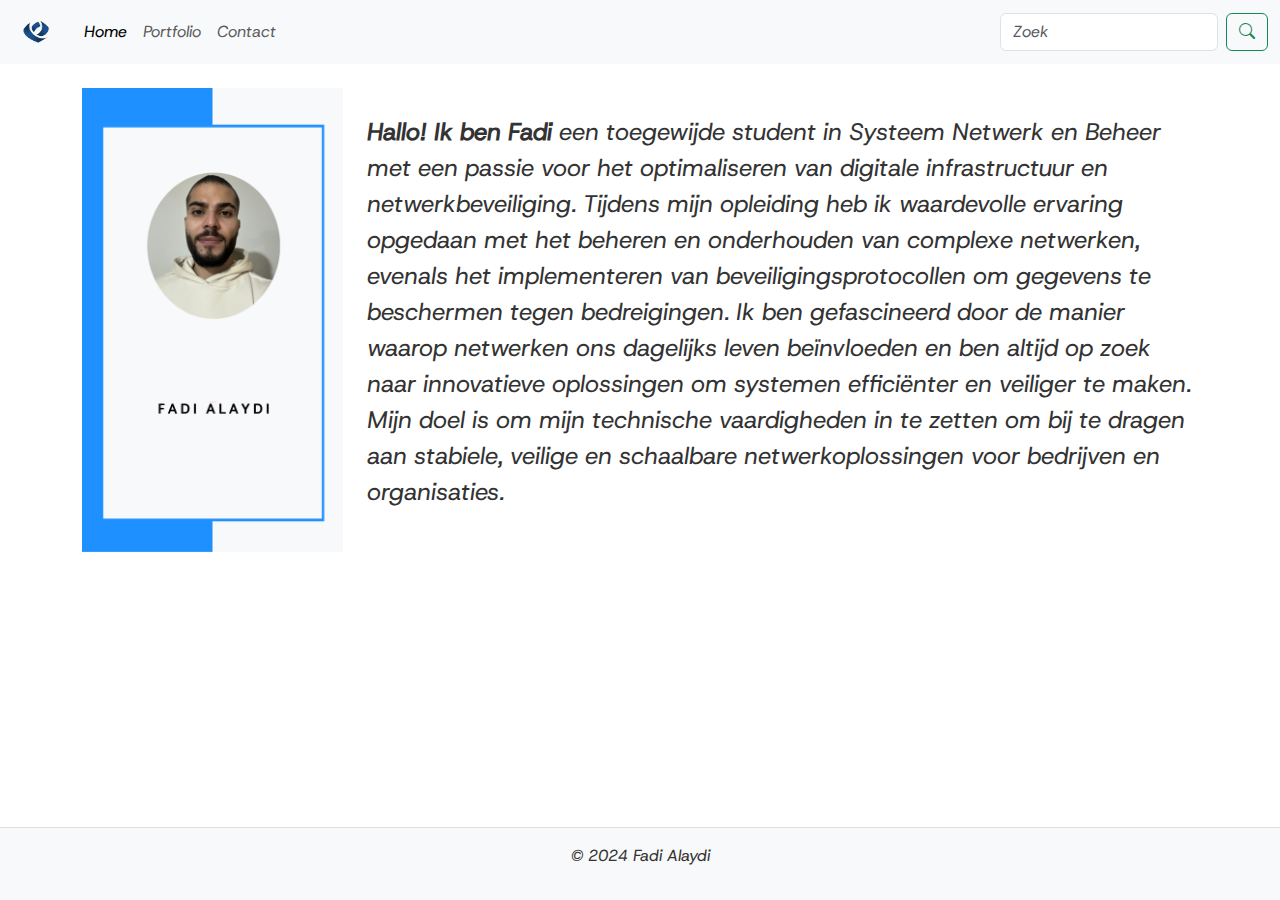
<file: index.html>
<!DOCTYPE html>
<html lang="nl-be">

<head>
    <meta charset="UTF-8">
    <meta name="viewport" content="width=device-width, initial-scale=1.0">
    <title>Bootstrap Layout</title>
    <link href="https://cdn.jsdelivr.net/npm/bootstrap@5.3.0/dist/css/bootstrap.min.css" rel="stylesheet">
    <link rel="stylesheet" href="https://cdn.jsdelivr.net/npm/bootstrap-icons@1.10.5/font/bootstrap-icons.css">
    <link rel="stylesheet" href="css/reset.css">
    <link rel="stylesheet" href="css/font.css">
    <link rel="stylesheet" href="css/style.css">
</head>

<body>
    <!-- Navigation bar -->
    <nav class="navbar navbar-expand-lg navbar-light bg-light">
        <div class="container-fluid">
            <a href="index.html">
                <img class="navbar-brand" width="48" height="48" src="assets/image/logo.png" alt="Logo">
            </a>
            <button class="navbar-toggler" type="button" data-bs-toggle="collapse" data-bs-target="#navbarNav" aria-controls="navbarNav" aria-expanded="false" aria-label="Toggle navigation">
                <span class="navbar-toggler-icon"></span>
            </button>
            <div class="collapse navbar-collapse" id="navbarNav">
                <ul class="navbar-nav me-auto mb-2 mb-lg-0">
                    <li class="nav-item">
                        <a class="nav-link active" href="#">Home</a>
                    </li>
                    <li class="nav-item dropdown">
                        <a class="nav-link" href="portfolio.html">Portfolio</a>
                        <ul class="dropdown-menu">
                            <li><a class="dropdown-item" href="detailPagina1.html">Website Ontwikkeling voor Lokale Winkels</a></li>
<li><a class="dropdown-item" href="detailPagina2.html">IoT Thuisautomatisering</a></li>
<li><a class="dropdown-item" href="detailPagina3.html">Kleine Bedrijfsnetwerkinfrastructuur</a></li>
<li><a class="dropdown-item" href="detailPagina4.html">Data Back-up en Herstel Systeem</a></li>
<li><a class="dropdown-item" href="detailPagina5.html">Beveiligingscamera Systeem voor KMO’s</a></li>
<li><a class="dropdown-item" href="detailPagina6.html">Klantrelatiebeheer (CRM)-Systeem</a></li>


                        </ul>
                    </li>
                    <li class="nav-item">
                        <a class="nav-link" href="contact.html">Contact</a>
                    </li>
                </ul>
                <form class="d-flex">
                    <input class="form-control me-2" type="search" placeholder="Zoek" aria-label="Search">
                    <button class="btn btn-outline-success" type="submit"><i class="bi bi-search"></i></button>
                </form>
            </div>
        </div>
    </nav>

    <!-- Main content -->
    <div class="container mt-4">
        <!-- Top section with one image and text combined -->
        <div class="row mb-4 align-items-center">
            <div class="col-12 col-md-3">
                <img src="assets/image/pp.png"  alt="Main Image">
            </div>
            <div class="col-12 col-md-9">
                <p class="fs-4">
                    <strong>Hallo! Ik ben Fadi</strong> een toegewijde student in Systeem Netwerk en Beheer met een passie voor het optimaliseren van digitale infrastructuur en netwerkbeveiliging. Tijdens mijn opleiding heb ik waardevolle ervaring opgedaan met het beheren en onderhouden van complexe netwerken, evenals het implementeren van beveiligingsprotocollen om gegevens te beschermen tegen bedreigingen. Ik ben gefascineerd door de manier waarop netwerken ons dagelijks leven beïnvloeden en ben altijd op zoek naar innovatieve oplossingen om systemen efficiënter en veiliger te maken. Mijn doel is om mijn technische vaardigheden in te zetten om bij te dragen aan stabiele, veilige en schaalbare netwerkoplossingen voor bedrijven en organisaties.
                </p>
            </div>
        </div>
    </div>

    <!-- Footer -->
    <footer class="container-fluid bg-light text-center p-3 mt-4 fixed-bottom">
        <p>&copy; 2024 Fadi Alaydi</p>
    </footer>

    <script src="https://cdn.jsdelivr.net/npm/bootstrap@5.3.0/dist/js/bootstrap.bundle.min.js"></script>
</body>

</html>
</file>
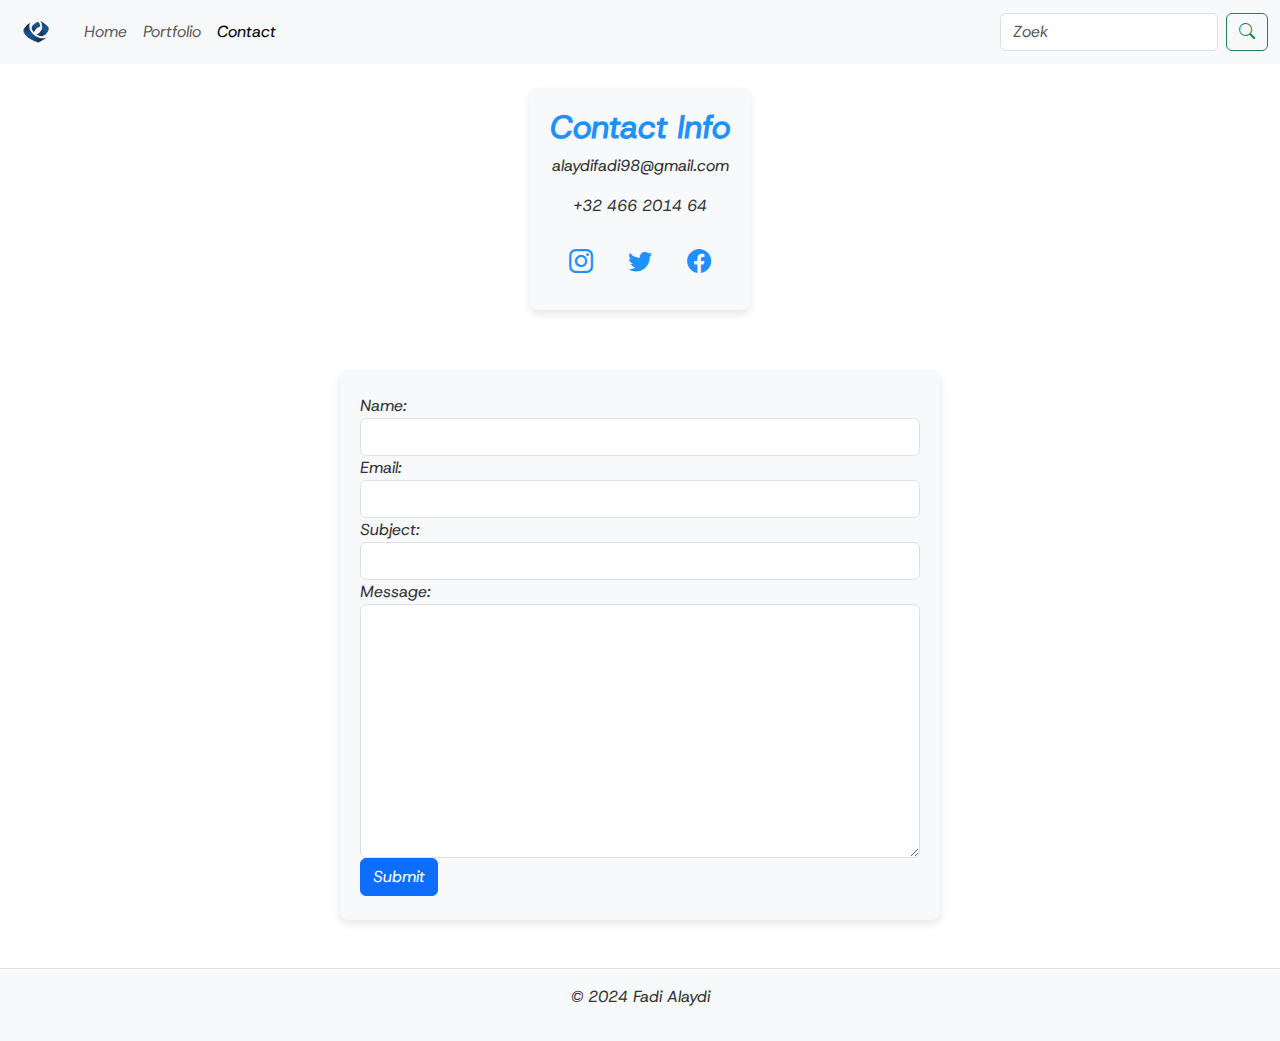
<file: contactV2.html>
<!DOCTYPE html>
<html lang="nl">
<head>
    <meta charset="UTF-8">
    <meta name="viewport" content="width=device-width, initial-scale=1.0">
    <title>Contact Page</title>
    <link href="https://cdn.jsdelivr.net/npm/bootstrap@5.3.0/dist/css/bootstrap.min.css" rel="stylesheet">
    <link rel="stylesheet" href="https://cdn.jsdelivr.net/npm/bootstrap-icons@1.10.5/font/bootstrap-icons.css">
    <link rel="stylesheet" href="css/reset.css">
    <link rel="stylesheet" href="css/font.css">
    <link rel="stylesheet" href="css/style.css">
</head>
<body>
    <!-- Navigation bar -->
    <nav class="navbar navbar-expand-lg navbar-light bg-light">
        <div class="container-fluid">
            <img class="navbar-brand" width="48" height="48" src="assets/image/logo.png" alt="Logo">
            <button class="navbar-toggler" type="button" data-bs-toggle="collapse" data-bs-target="#navbarNav" aria-controls="navbarNav" aria-expanded="false" aria-label="Toggle navigation">
                <span class="navbar-toggler-icon"></span>
            </button>
            <div class="collapse navbar-collapse" id="navbarNav">
                <ul class="navbar-nav me-auto mb-2 mb-lg-0">
                    <li class="nav-item">
                        <a class="nav-link" href="index.html">Home</a>
                    </li>
                    <li class="nav-item">
                        <a class="nav-link" href="portfolio.html">Portfolio</a>
                    </li>
                    <li class="nav-item">
                        <a class="nav-link active" aria-current="page" href="#">Contact</a>
                    </li>
                </ul>
                <form class="d-flex">
                    <input class="form-control me-2" type="search" placeholder="Zoek" aria-label="Search">
                    <button class="btn btn-outline-success" type="submit"><i class="bi bi-search"></i></button>
                </form>
            </div>
        </div>
    </nav>

    <!-- Contact Info -->
    <div class="contact-info text-center mt-4">
        <h2>Contact Info</h2>
        <p>alaydifadi98@gmail.com</p>
        <p>+32 466 2014 64</p>
        <div class="social-buttons">
            <a href="#" aria-label="Instagram"> <i class="bi bi-instagram"></i></a>
            <a href="#" aria-label="Twitter"><i class="bi bi-twitter"></i></a>
            <a href="#" aria-label="Facebook"><i class="bi bi-facebook"></i></a>
        </div>
    </div>

    <!-- Contact Form -->
    <div class="container contact-form py-4 mb-5">
        <form name="contact" method="POST" data-netlify="true" data-netlify-recaptcha="true">
            <div class="form-group">
              <label for="name">Name:</label>
              <input type="text" class="form-control" id="name" name="name" required>
            </div>
            <div class="form-group">
              <label for="email">Email:</label>
              <input type="email" class="form-control" id="email" name="email" required>
            </div>
            <div class="form-group">
              <label for="subject">Subject:</label>
              <input type="text" class="form-control" id="subject" name="subject" required>
            </div>
            <div class="form-group">
              <label for="message">Message:</label>
              <textarea class="form-control" rows="10" id="message" name="message" required></textarea>
            </div>
            <div class="form-group">
              <div data-netlify-recaptcha="true"></div>
            </div>
            <button type="submit" class="btn btn-primary">Submit</button>
          </form>
    </div>

    <!-- Footer -->
    <footer class="container-fluid bg-light text-center p-3">
        <p>&copy; 2024 Fadi Alaydi</p>
    </footer>
    <script src="https://cdn.jsdelivr.net/npm/bootstrap@5.3.0/dist/js/bootstrap.bundle.min.js"></script>
</body>
</html>
</file>
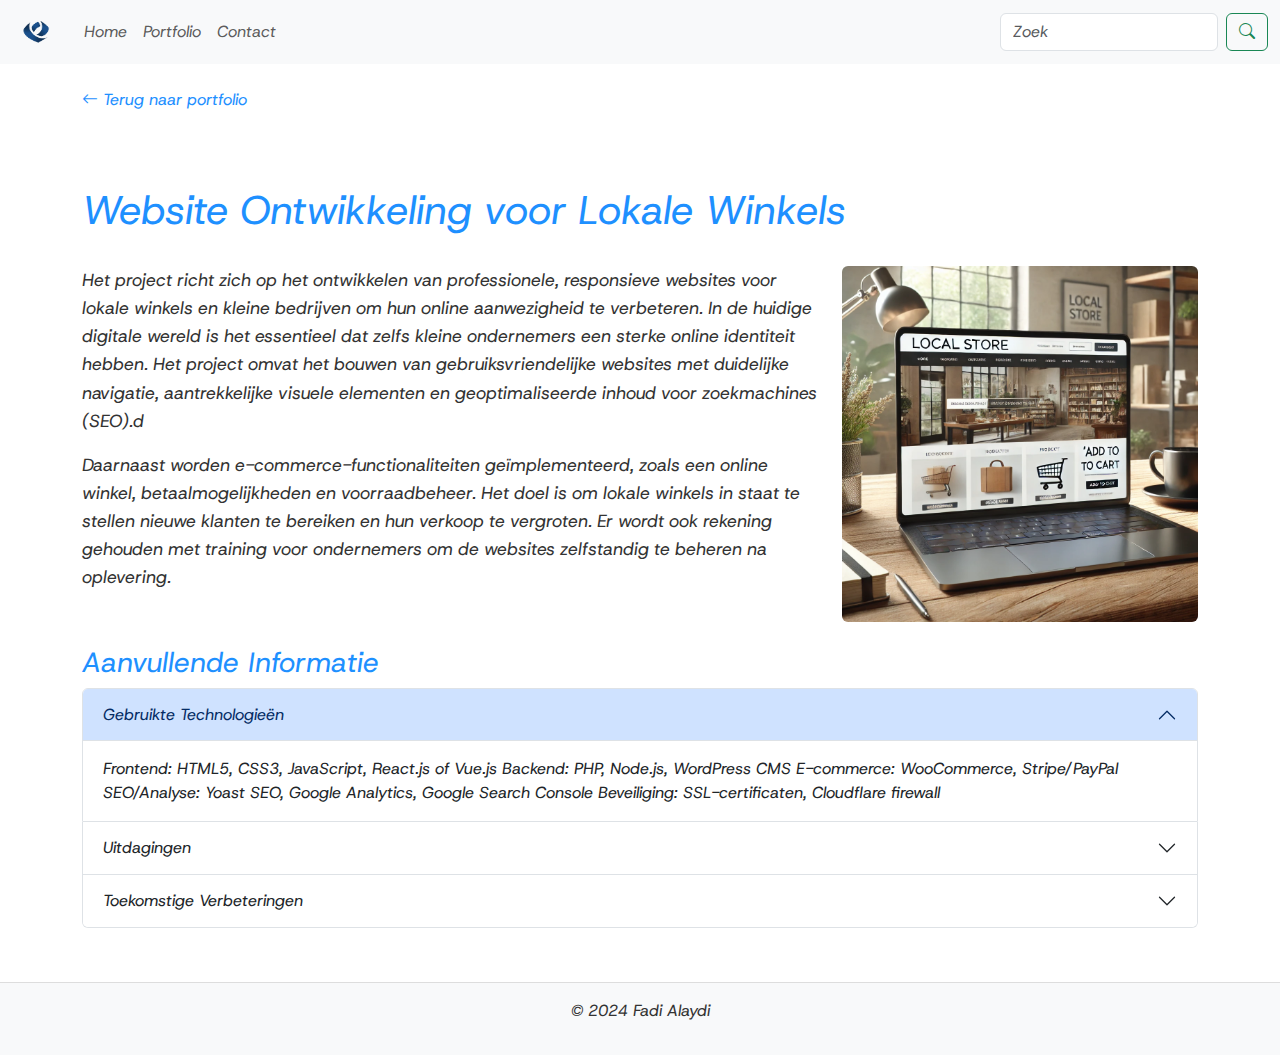
<file: detailPagina1.html>
<!DOCTYPE html>
<html lang="nl-be">
<head>
    <meta charset="UTF-8">
    <meta name="viewport" content="width=device-width, initial-scale=1.0">
    <title>Website Ontwikkeling voor Lokale Winkels</title>
    <link href="https://cdn.jsdelivr.net/npm/bootstrap@5.3.0/dist/css/bootstrap.min.css" rel="stylesheet">
    <link rel="stylesheet" href="https://cdn.jsdelivr.net/npm/bootstrap-icons@1.10.5/font/bootstrap-icons.css">
    <link rel="stylesheet" href="css/reset.css">
    <link rel="stylesheet" href="css/font.css">
    <link rel="stylesheet" href="css/style.css">
    <link rel="stylesheet" href="css/projects.css">
</head>
<body>

<nav class="navbar navbar-expand-lg navbar-light bg-light">
    <div class="container-fluid">
        <a href="index.html">
            <img class="navbar-brand" width="48" height="48" src="assets/image/logo.png" alt="Logo">
        </a>
        <button class="navbar-toggler" type="button" data-bs-toggle="collapse" data-bs-target="#navbarNav" aria-controls="navbarNav" aria-expanded="false" aria-label="Toggle navigation">
            <span class="navbar-toggler-icon"></span>
        </button>
        <div class="collapse navbar-collapse" id="navbarNav">
            <ul class="navbar-nav me-auto mb-2 mb-lg-0">
                <li class="nav-item">
                    <a class="nav-link" href="index.html">Home</a>
                </li>
                <li class="nav-item">
                    <a class="nav-link" href="portfolio.html">Portfolio</a>
                </li>
                <li class="nav-item">
                    <a class="nav-link" href="contact.html">Contact</a>
                </li>
            </ul>
            <form class="d-flex">
                <input class="form-control me-2" type="search" placeholder="Zoek" aria-label="Search">
                <button class="btn btn-outline-success" type="submit"><i class="bi bi-search"></i></button>
            </form>
        </div>
    </div>
</nav>

<!-- Return Button -->
<div class="container mt-4">
    <a href="portfolio.html" class="return-btn">
        <i class="bi bi-arrow-left"></i> Terug naar portfolio
    </a>
</div>

<div class="container mt-4">
    <div class="project-details">
        <h1>Website Ontwikkeling voor Lokale Winkels </h1>

        <!-- Image Slider -->
        <div id="projectCarousel" class="carousel slide mb-4 project-slider" data-bs-ride="carousel">
            <div class="carousel-inner" id="carouselImages">
                <!-- Images will be dynamically added here -->
            </div>
            <button class="carousel-control-prev" type="button" data-bs-target="#projectCarousel" data-bs-slide="prev">
                <span class="carousel-control-prev-icon" aria-hidden="true"></span>
                <span class="visually-hidden">Previous</span>
            </button>
            <button class="carousel-control-next" type="button" data-bs-target="#projectCarousel" data-bs-slide="next">
                <span class="carousel-control-next-icon" aria-hidden="true"></span>
                <span class="visually-hidden">Next</span>
            </button>
        </div>

        <div class="row">
            <!-- Text Section -->
            <div class="col-md-8 server-detail-text">
                <p>
                    Het project richt zich op het ontwikkelen van professionele, responsieve websites voor lokale winkels en kleine bedrijven om hun online aanwezigheid te verbeteren. In de huidige digitale wereld is het essentieel dat zelfs kleine ondernemers een sterke online identiteit hebben. Het project omvat het bouwen van gebruiksvriendelijke websites met duidelijke navigatie, aantrekkelijke visuele elementen en geoptimaliseerde inhoud voor zoekmachines (SEO).d
                </p>
                <p>
                    Daarnaast worden e-commerce-functionaliteiten geïmplementeerd, zoals een online winkel, betaalmogelijkheden en voorraadbeheer. Het doel is om lokale winkels in staat te stellen nieuwe klanten te bereiken en hun verkoop te vergroten. Er wordt ook rekening gehouden met training voor ondernemers om de websites zelfstandig te beheren na oplevering.
                </p>
            </div>
            <!-- Image Section -->
            <div class="col-md-4">
                <img src="assets/image/pro1.webp" class="img-fluid rounded" alt="Server Detail Image">
            </div>
        </div>

        <!-- Dropdown Sections -->
        <div class="dropdown-content mt-4">
            <h3>Aanvullende Informatie</h3>
            <div class="accordion" id="projectAccordion">
                <div class="accordion-item">
                    <h2 class="accordion-header" id="headingOne">
                        <button class="accordion-button" type="button" data-bs-toggle="collapse" data-bs-target="#collapseOne" aria-expanded="true" aria-controls="collapseOne">
                            Gebruikte Technologieën
                        </button>
                    </h2>
                    <div id="collapseOne" class="accordion-collapse collapse show" aria-labelledby="headingOne" data-bs-parent="#projectAccordion">
                        <div class="accordion-body">
                            Frontend: HTML5, CSS3, JavaScript, React.js of Vue.js
Backend: PHP, Node.js, WordPress CMS
E-commerce: WooCommerce, Stripe/PayPal
SEO/Analyse: Yoast SEO, Google Analytics, Google Search Console
Beveiliging: SSL-certificaten, Cloudflare firewall
                        </div>
                    </div>
                </div>
                <div class="accordion-item">
                    <h2 class="accordion-header" id="headingTwo">
                        <button class="accordion-button collapsed" type="button" data-bs-toggle="collapse" data-bs-target="#collapseTwo" aria-expanded="false" aria-controls="collapseTwo">
                            Uitdagingen
                        </button>
                    </h2>
                    <div id="collapseTwo" class="accordion-collapse collapse" aria-labelledby="headingTwo" data-bs-parent="#projectAccordion">
                        <div class="accordion-body">
                            Beperkt budget voor geavanceerde functies bij kleine bedrijven.
Opleiden van eigenaren met beperkte technische vaardigheden.
Optimalisatie voor laadsnelheid en mobiele apparaten.
                        </div>
                    </div>
                </div>
                <div class="accordion-item">
                    <h2 class="accordion-header" id="headingThree">
                        <button class="accordion-button collapsed" type="button" data-bs-toggle="collapse" data-bs-target="#collapseThree" aria-expanded="false" aria-controls="collapseThree">
                            Toekomstige Verbeteringen
                        </button>
                    </h2>
                    <div id="collapseThree" class="accordion-collapse collapse" aria-labelledby="headingThree" data-bs-parent="#projectAccordion">
                        <div class="accordion-body">
                            Integratie van AI-chatbots voor klantenondersteuning.
Toevoegen van uitgebreide data-analyse voor klantgedrag.
Uitbreiden naar meertalige websites voor bredere markten.
                        </div>
                    </div>
                </div>
            </div>
        </div>
    </div>
</div>

<footer class="container-fluid bg-light text-center p-3 mt-4">
    <p>&copy; 2024 Fadi Alaydi</p>
</footer>

<script src="https://cdn.jsdelivr.net/npm/bootstrap@5.3.0/dist/js/bootstrap.bundle.min.js"></script>
<script src="js/image.js"></script>
</body>
</html>
</file>
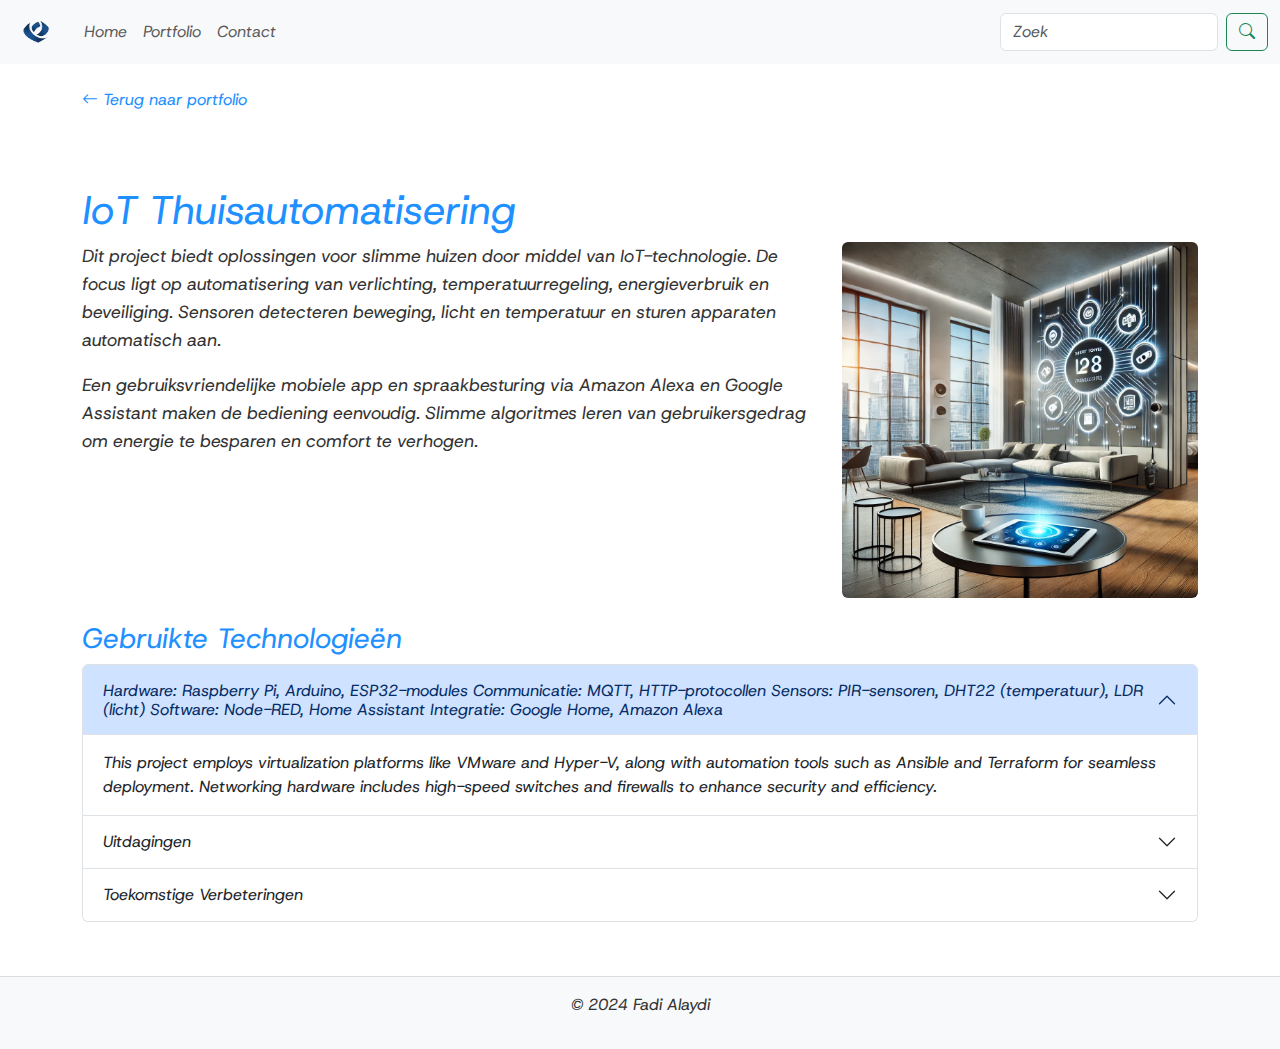
<file: detailPagina2.html>
<!DOCTYPE html>
<html lang="nl-be">
<head>
    <meta charset="UTF-8">
    <meta name="viewport" content="width=device-width, initial-scale=1.0">
    <title>IoT Thuisautomatisering</title>
    <link href="https://cdn.jsdelivr.net/npm/bootstrap@5.3.0/dist/css/bootstrap.min.css" rel="stylesheet">
    <link rel="stylesheet" href="https://cdn.jsdelivr.net/npm/bootstrap-icons@1.10.5/font/bootstrap-icons.css">
    <link rel="stylesheet" href="css/reset.css">
    <link rel="stylesheet" href="css/font.css">
    <link rel="stylesheet" href="css/style.css">
    <link rel="stylesheet" href="css/projects.css">

</head>
<body>

<nav class="navbar navbar-expand-lg navbar-light bg-light">
    <div class="container-fluid">
        <a href="index.html">
            <img class="navbar-brand" width="48" height="48" src="assets/image/logo.png" alt="Logo">
        </a>
        <button class="navbar-toggler" type="button" data-bs-toggle="collapse" data-bs-target="#navbarNav" aria-controls="navbarNav" aria-expanded="false" aria-label="Toggle navigation">
            <span class="navbar-toggler-icon"></span>
        </button>
        <div class="collapse navbar-collapse" id="navbarNav">
            <ul class="navbar-nav me-auto mb-2 mb-lg-0">
                <li class="nav-item">
                    <a class="nav-link" href="index.html">Home</a>
                </li>
                <li class="nav-item">
                    <a class="nav-link" href="portfolio.html">Portfolio</a>
                </li>
                <li class="nav-item">
                    <a class="nav-link" href="contact.html">Contact</a>
                </li>
            </ul>
            <form class="d-flex">
                <input class="form-control me-2" type="search" placeholder="Zoek" aria-label="Search">
                <button class="btn btn-outline-success" type="submit"><i class="bi bi-search"></i></button>
            </form>
        </div>
    </div>
</nav>

<!-- Return Button -->
<div class="container mt-4">
    <a href="portfolio.html" class="return-btn">
        <i class="bi bi-arrow-left"></i> Terug naar portfolio
    </a>
</div>

<div class="container mt-4">
    <div class="project-details">
        <h1>IoT Thuisautomatisering</h1>

        <div class="row">
            <!-- Text Section -->
            <div class="col-md-8 server-detail-text">
                <p>
                    Dit project biedt oplossingen voor slimme huizen door middel van IoT-technologie. De focus ligt op automatisering van verlichting, temperatuurregeling, energieverbruik en beveiliging. Sensoren detecteren beweging, licht en temperatuur en sturen apparaten automatisch aan.
                </p>
                <p>
                    Een gebruiksvriendelijke mobiele app en spraakbesturing via Amazon Alexa en Google Assistant maken de bediening eenvoudig. Slimme algoritmes leren van gebruikersgedrag om energie te besparen en comfort te verhogen.
                </p>
            </div>
            <!-- Image Section -->
            <div class="col-md-4">
                <img src="assets/image/pro2.webp" class="img-fluid rounded" alt="Server Detail Image">
            </div>
        </div>

        <!-- Dropdown Sections -->
        <div class="dropdown-content mt-4">
            <h3>Gebruikte Technologieën</h3>
            <div class="accordion" id="projectAccordion">
                <div class="accordion-item">
                    <h2 class="accordion-header" id="headingOne">
                        <button class="accordion-button" type="button" data-bs-toggle="collapse" data-bs-target="#collapseOne" aria-expanded="true" aria-controls="collapseOne">
                            Hardware: Raspberry Pi, Arduino, ESP32-modules
Communicatie: MQTT, HTTP-protocollen
Sensors: PIR-sensoren, DHT22 (temperatuur), LDR (licht)
Software: Node-RED, Home Assistant
Integratie: Google Home, Amazon Alexa
                        </button>
                    </h2>
                    <div id="collapseOne" class="accordion-collapse collapse show" aria-labelledby="headingOne" data-bs-parent="#projectAccordion">
                        <div class="accordion-body">
                            This project employs virtualization platforms like VMware and Hyper-V, along with automation tools such as Ansible and Terraform for seamless deployment. Networking hardware includes high-speed switches and firewalls to enhance security and efficiency.
                        </div>
                    </div>
                </div>
                <div class="accordion-item">
                    <h2 class="accordion-header" id="headingTwo">
                        <button class="accordion-button collapsed" type="button" data-bs-toggle="collapse" data-bs-target="#collapseTwo" aria-expanded="false" aria-controls="collapseTwo">
                            Uitdagingen

                        </button>
                    </h2>
                    <div id="collapseTwo" class="accordion-collapse collapse" aria-labelledby="headingTwo" data-bs-parent="#projectAccordion">
                        <div class="accordion-body">
                            Compatibiliteit tussen verschillende apparaten.
Waarborgen van netwerkbeveiliging tegen cyberaanvallen.
Latentieproblemen bij het verwerken van real-time data.
                        </div>
                    </div>
                </div>
                <div class="accordion-item">
                    <h2 class="accordion-header" id="headingThree">
                        <button class="accordion-button collapsed" type="button" data-bs-toggle="collapse" data-bs-target="#collapseThree" aria-expanded="false" aria-controls="collapseThree">
                            Toekomstige Verbeteringen
                        </button>
                    </h2>
                    <div id="collapseThree" class="accordion-collapse collapse" aria-labelledby="headingThree" data-bs-parent="#projectAccordion">
                        <div class="accordion-body">
                            Integratie van machine learning voor voorspellende analyses.
Optimalisatie van energieverbruik door smart metering.
Toevoegen van water- en gasbeheer voor lekdetectie.
                        </div>
                    </div>
                </div>
            </div>
        </div>
    </div>
</div>

<footer class="container-fluid bg-light text-center p-3 mt-4">
    <p>&copy; 2024 Fadi Alaydi</p>
</footer>

<script src="https://cdn.jsdelivr.net/npm/bootstrap@5.3.0/dist/js/bootstrap.bundle.min.js"></script>
</body>
</html>
</file>
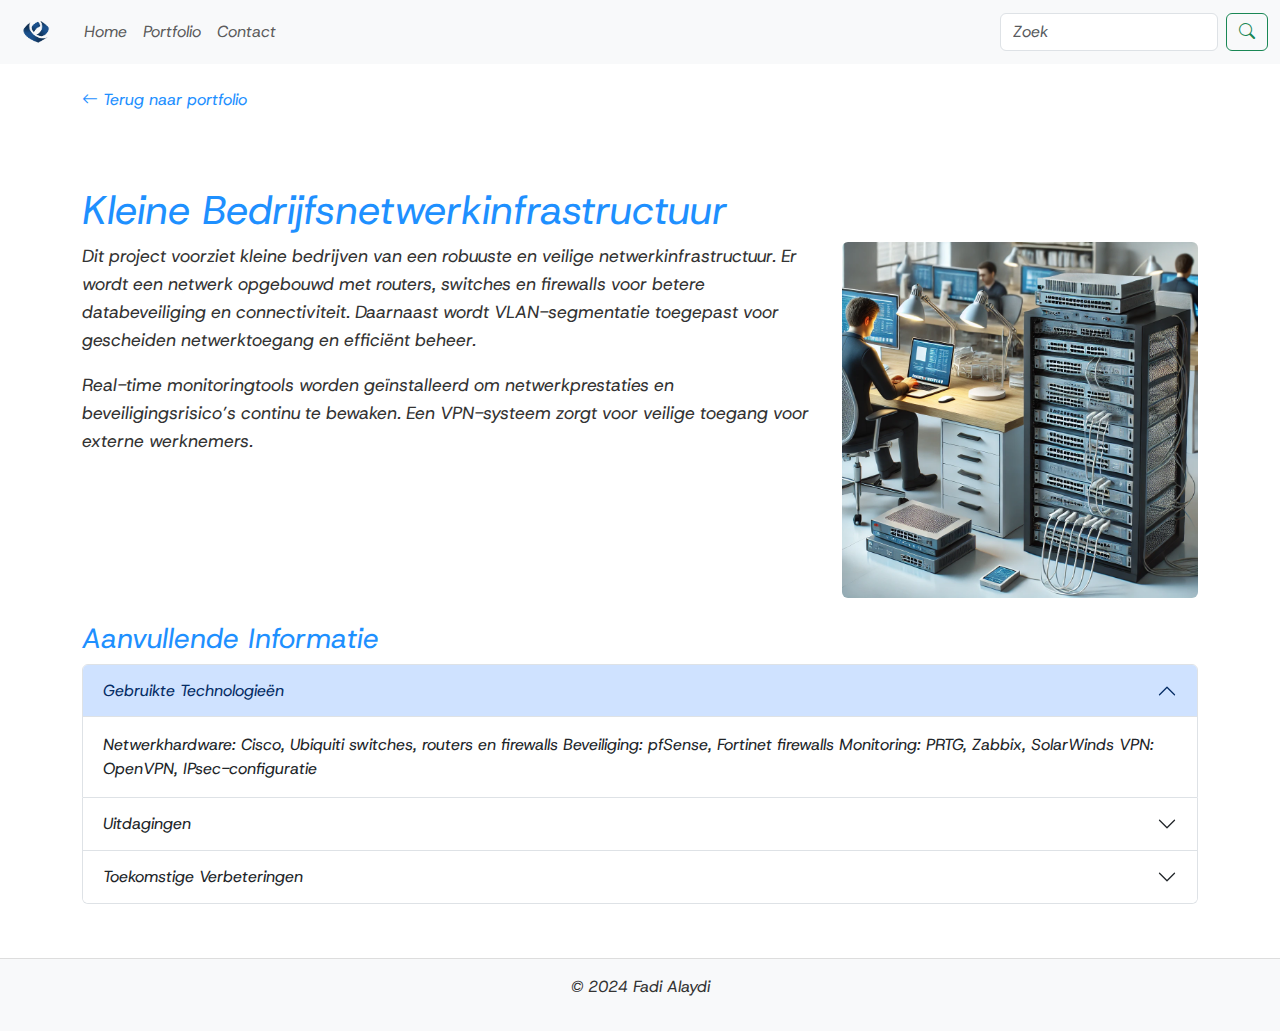
<file: detailPagina3.html>
<!DOCTYPE html>
<html lang="nl-be">
<head>
    <meta charset="UTF-8">
    <meta name="viewport" content="width=device-width, initial-scale=1.0">
    <title> Kleine Bedrijfsnetwerkinfrastructuur</title>
    <link href="https://cdn.jsdelivr.net/npm/bootstrap@5.3.0/dist/css/bootstrap.min.css" rel="stylesheet">
    <link rel="stylesheet" href="https://cdn.jsdelivr.net/npm/bootstrap-icons@1.10.5/font/bootstrap-icons.css">
    <link rel="stylesheet" href="css/reset.css">
    <link rel="stylesheet" href="css/font.css">
    <link rel="stylesheet" href="css/style.css">
    <link rel="stylesheet" href="css/projects.css">
</head>
<body>

<nav class="navbar navbar-expand-lg navbar-light bg-light">
    <div class="container-fluid">
        <a href="index.html">
            <img class="navbar-brand" width="48" height="48" src="assets/image/logo.png" alt="Logo">
        </a>
        <button class="navbar-toggler" type="button" data-bs-toggle="collapse" data-bs-target="#navbarNav" aria-controls="navbarNav" aria-expanded="false" aria-label="Toggle navigation">
            <span class="navbar-toggler-icon"></span>
        </button>
        <div class="collapse navbar-collapse" id="navbarNav">
            <ul class="navbar-nav me-auto mb-2 mb-lg-0">
                <li class="nav-item">
                    <a class="nav-link" href="index.html">Home</a>
                </li>
                <li class="nav-item">
                    <a class="nav-link" href="portfolio.html">Portfolio</a>
                </li>
                <li class="nav-item">
                    <a class="nav-link" href="contact.html">Contact</a>
                </li>
            </ul>
            <form class="d-flex">
                <input class="form-control me-2" type="search" placeholder="Zoek" aria-label="Search">
                <button class="btn btn-outline-success" type="submit"><i class="bi bi-search"></i></button>
            </form>
        </div>
    </div>
</nav>

<!-- Return Button -->
<div class="container mt-4">
    <a href="portfolio.html" class="return-btn">
        <i class="bi bi-arrow-left"></i> Terug naar portfolio
    </a>
</div>

<div class="container mt-4">
    <div class="project-details">
        <h1> Kleine Bedrijfsnetwerkinfrastructuur </h1>

       

        <div class="row">
            <!-- Text Section -->
            <div class="col-md-8 server-detail-text">
                <p>
                    Dit project voorziet kleine bedrijven van een robuuste en veilige netwerkinfrastructuur. Er wordt een netwerk opgebouwd met routers, switches en firewalls voor betere databeveiliging en connectiviteit. Daarnaast wordt VLAN-segmentatie toegepast voor gescheiden netwerktoegang en efficiënt beheer.
                </p>
                <p>
                    Real-time monitoringtools worden geïnstalleerd om netwerkprestaties en beveiligingsrisico’s continu te bewaken. Een VPN-systeem zorgt voor veilige toegang voor externe werknemers.
                </p>
            </div>
            <!-- Image Section -->
            <div class="col-md-4">
                <img src="assets/image/pro3.webp" class="img-fluid rounded" alt="Server Detail Image">
            </div>
        </div>

        <!-- Dropdown Sections -->
        <div class="dropdown-content mt-4">
            <h3>Aanvullende Informatie</h3>
            <div class="accordion" id="projectAccordion">
                <div class="accordion-item">
                    <h2 class="accordion-header" id="headingOne">
                        <button class="accordion-button" type="button" data-bs-toggle="collapse" data-bs-target="#collapseOne" aria-expanded="true" aria-controls="collapseOne">
                            Gebruikte Technologieën
                        </button>
                    </h2>
                    <div id="collapseOne" class="accordion-collapse collapse show" aria-labelledby="headingOne" data-bs-parent="#projectAccordion">
                        <div class="accordion-body">
                            Netwerkhardware: Cisco, Ubiquiti switches, routers en firewalls
Beveiliging: pfSense, Fortinet firewalls
Monitoring: PRTG, Zabbix, SolarWinds
VPN: OpenVPN, IPsec-configuratie
                        </div>
                    </div>
                </div>
                <div class="accordion-item">
                    <h2 class="accordion-header" id="headingTwo">
                        <button class="accordion-button collapsed" type="button" data-bs-toggle="collapse" data-bs-target="#collapseTwo" aria-expanded="false" aria-controls="collapseTwo">
                            Uitdagingen
                        </button>
                    </h2>
                    <div id="collapseTwo" class="accordion-collapse collapse" aria-labelledby="headingTwo" data-bs-parent="#projectAccordion">
                        <div class="accordion-body">
                            Configureren van beveiligde toegang zonder prestatieverlies.
Minimaliseren van downtime bij installatie.
Schaalbaarheid voor groeiende bedrijven.
                        </div>
                    </div>
                </div>
                <div class="accordion-item">
                    <h2 class="accordion-header" id="headingThree">
                        <button class="accordion-button collapsed" type="button" data-bs-toggle="collapse" data-bs-target="#collapseThree" aria-expanded="false" aria-controls="collapseThree">
                            Toekomstige Verbeteringen
                        </button>
                    </h2>
                    <div id="collapseThree" class="accordion-collapse collapse" aria-labelledby="headingThree" data-bs-parent="#projectAccordion">
                        <div class="accordion-body">
                            Integreren van AI voor automatische probleemdetectie.
Toevoegen van cloudgebaseerde netwerkoplossingen.
Implementeren van geavanceerde "Zero Trust" beveiligingsmodellen.

                        </div>
                    </div>
                </div>
            </div>
        </div>
    </div>
</div>

<footer class="container-fluid bg-light text-center p-3 mt-4">
    <p>&copy; 2024 Fadi Alaydi</p>
</footer>

<script src="https://cdn.jsdelivr.net/npm/bootstrap@5.3.0/dist/js/bootstrap.bundle.min.js"></script>
<script src="js/image.js"></script>
</body>
</html>
</file>
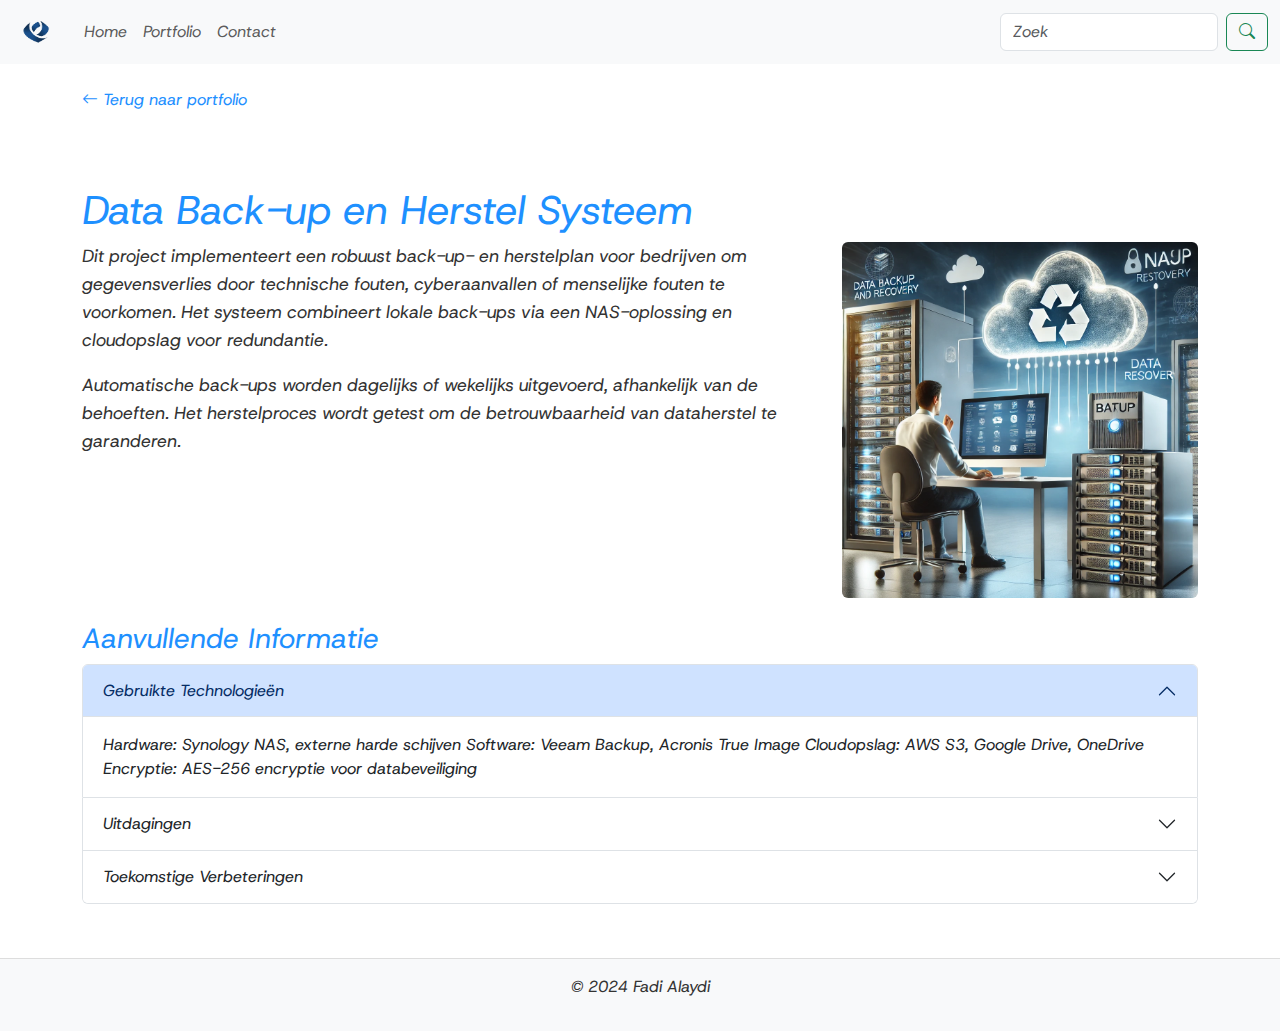
<file: detailPagina4.html>
<!DOCTYPE html>
<html lang="nl-be">
<head>
    <meta charset="UTF-8">
    <meta name="viewport" content="width=device-width, initial-scale=1.0">
    <title>Data Back-up en Herstel Systeem</title>
    <link href="https://cdn.jsdelivr.net/npm/bootstrap@5.3.0/dist/css/bootstrap.min.css" rel="stylesheet">
    <link rel="stylesheet" href="https://cdn.jsdelivr.net/npm/bootstrap-icons@1.10.5/font/bootstrap-icons.css">
    <link rel="stylesheet" href="css/reset.css">
    <link rel="stylesheet" href="css/font.css">
    <link rel="stylesheet" href="css/style.css">
    <link rel="stylesheet" href="css/projects.css">

</head>
<body>

<nav class="navbar navbar-expand-lg navbar-light bg-light">
    <div class="container-fluid">
        <a href="index.html">
            <img class="navbar-brand" width="48" height="48" src="assets/image/logo.png" alt="Logo">
        </a>
        <button class="navbar-toggler" type="button" data-bs-toggle="collapse" data-bs-target="#navbarNav" aria-controls="navbarNav" aria-expanded="false" aria-label="Toggle navigation">
            <span class="navbar-toggler-icon"></span>
        </button>
        <div class="collapse navbar-collapse" id="navbarNav">
            <ul class="navbar-nav me-auto mb-2 mb-lg-0">
                <li class="nav-item">
                    <a class="nav-link" href="index.html">Home</a>
                </li>
                <li class="nav-item">
                    <a class="nav-link" href="portfolio.html">Portfolio</a>
                </li>
                <li class="nav-item">
                    <a class="nav-link" href="contact.html">Contact</a>
                </li>
            </ul>
            <form class="d-flex">
                <input class="form-control me-2" type="search" placeholder="Zoek" aria-label="Search">
                <button class="btn btn-outline-success" type="submit"><i class="bi bi-search"></i></button>
            </form>
        </div>
    </div>
</nav>

<!-- Return Button -->
<div class="container mt-4">
    <a href="portfolio.html" class="return-btn">
        <i class="bi bi-arrow-left"></i> Terug naar portfolio
    </a>
</div>

<div class="container mt-4">
    <div class="project-details">
        <h1>Data Back-up en Herstel Systeem</h1>

        <div class="row">
            <!-- Text Section -->
            <div class="col-md-8 server-detail-text">
                <p>
                    Dit project implementeert een robuust back-up- en herstelplan voor bedrijven om gegevensverlies door technische fouten, cyberaanvallen of menselijke fouten te voorkomen. Het systeem combineert lokale back-ups via een NAS-oplossing en cloudopslag voor redundantie.
                </p>
                <p>
                    Automatische back-ups worden dagelijks of wekelijks uitgevoerd, afhankelijk van de behoeften. Het herstelproces wordt getest om de betrouwbaarheid van dataherstel te garanderen.

                </p>
            </div>
            <!-- Image Section -->
            <div class="col-md-4">
                <img src="assets/image/pro4.webp" class="img-fluid rounded" alt="Server Detail Image">
            </div>
        </div>

        <!-- Dropdown Sections -->
        <div class="dropdown-content mt-4">
            <h3>Aanvullende Informatie</h3>
            <div class="accordion" id="projectAccordion">
                <div class="accordion-item">
                    <h2 class="accordion-header" id="headingOne">
                        <button class="accordion-button" type="button" data-bs-toggle="collapse" data-bs-target="#collapseOne" aria-expanded="true" aria-controls="collapseOne">
                            Gebruikte Technologieën
                        </button>
                    </h2>
                    <div id="collapseOne" class="accordion-collapse collapse show" aria-labelledby="headingOne" data-bs-parent="#projectAccordion">
                        <div class="accordion-body">
                            Hardware: Synology NAS, externe harde schijven
Software: Veeam Backup, Acronis True Image
Cloudopslag: AWS S3, Google Drive, OneDrive
Encryptie: AES-256 encryptie voor databeveiliging
                        </div>
                    </div>
                </div>
                <div class="accordion-item">
                    <h2 class="accordion-header" id="headingTwo">
                        <button class="accordion-button collapsed" type="button" data-bs-toggle="collapse" data-bs-target="#collapseTwo" aria-expanded="false" aria-controls="collapseTwo">
                            Uitdagingen

                        </button>
                    </h2>
                    <div id="collapseTwo" class="accordion-collapse collapse" aria-labelledby="headingTwo" data-bs-parent="#projectAccordion">
                        <div class="accordion-body">
                            Het balanceren van snelheid, opslagruimte en kosten.
Validatie en testen van herstelprocessen.
Bescherming tegen ransomware-aanvallen.
                        </div>
                    </div>
                </div>
                <div class="accordion-item">
                    <h2 class="accordion-header" id="headingThree">
                        <button class="accordion-button collapsed" type="button" data-bs-toggle="collapse" data-bs-target="#collapseThree" aria-expanded="false" aria-controls="collapseThree">
                            Toekomstige Verbeteringen

                        </button>
                    </h2>
                    <div id="collapseThree" class="accordion-collapse collapse" aria-labelledby="headingThree" data-bs-parent="#projectAccordion">
                        <div class="accordion-body">
                            Integreren van AI voor geavanceerde gegevensanalyse en back-upoptimalisatie.
                            Automatische meldingen bij back-upfouten.
                            Toevoegen van versiesysteem om oudere back-ups te herstellen.
                            
                        </div>
                    </div>
                </div>
            </div>
        </div>
    </div>
</div>

<footer class="container-fluid bg-light text-center p-3 mt-4">
    <p>&copy; 2024 Fadi Alaydi</p>
</footer>

<script src="https://cdn.jsdelivr.net/npm/bootstrap@5.3.0/dist/js/bootstrap.bundle.min.js"></script>
</body>
</html>
</file>
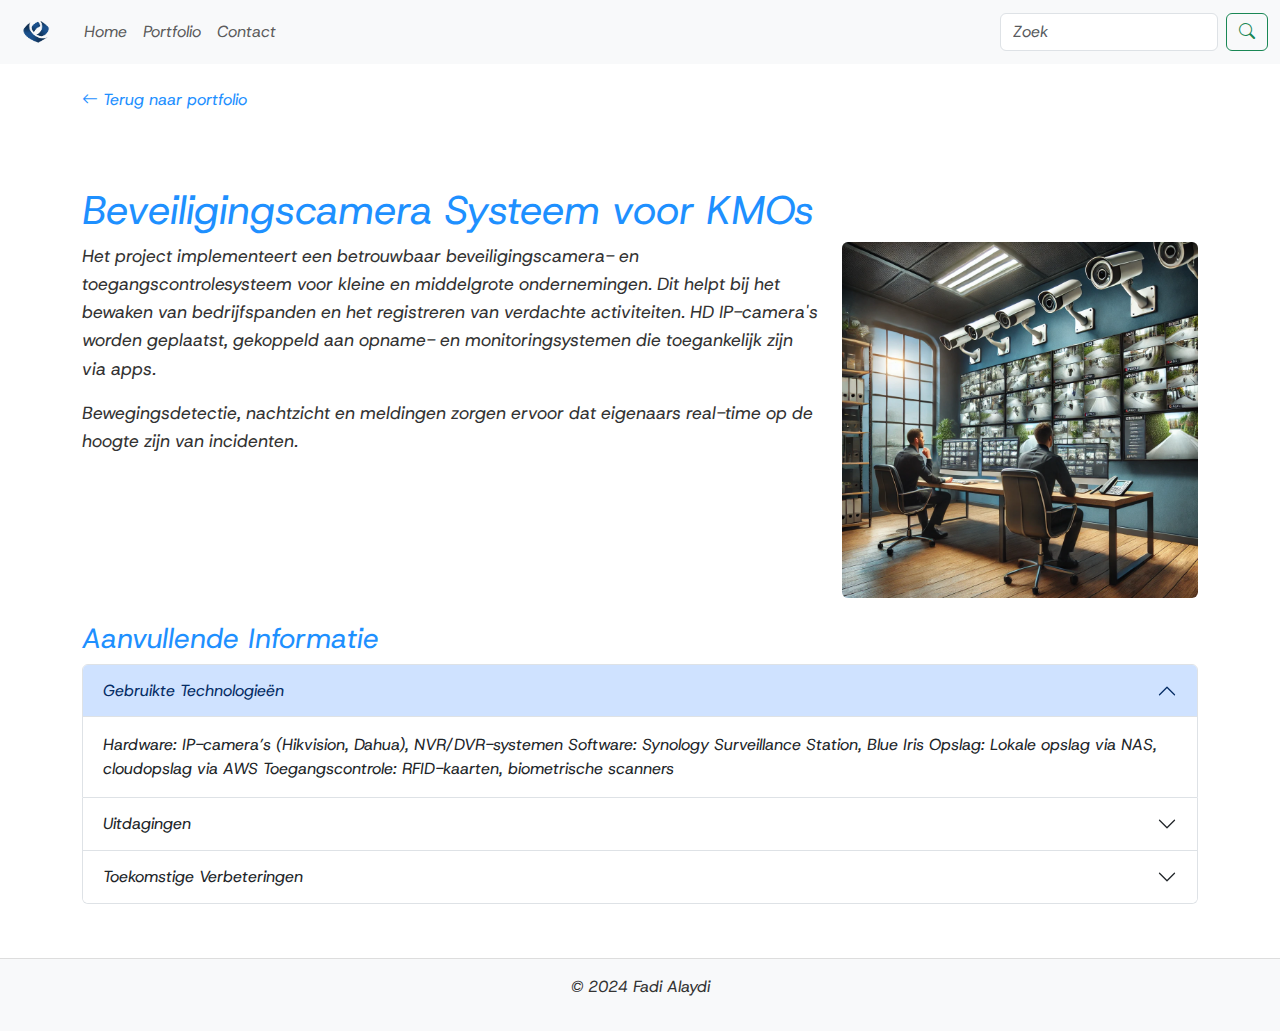
<file: detailPagina5.html>
<!DOCTYPE html>
<html lang="nl-be">
<head>
    <meta charset="UTF-8">
    <meta name="viewport" content="width=device-width, initial-scale=1.0">
    <title>Beveiligingscamera Systeem voor KMOs</title>
    <link href="https://cdn.jsdelivr.net/npm/bootstrap@5.3.0/dist/css/bootstrap.min.css" rel="stylesheet">
    <link rel="stylesheet" href="https://cdn.jsdelivr.net/npm/bootstrap-icons@1.10.5/font/bootstrap-icons.css">
    <link rel="stylesheet" href="css/reset.css">
    <link rel="stylesheet" href="css/font.css">
    <link rel="stylesheet" href="css/style.css">
    <link rel="stylesheet" href="css/projects.css">
</head>
<body>

<nav class="navbar navbar-expand-lg navbar-light bg-light">
    <div class="container-fluid">
        <a href="index.html">
            <img class="navbar-brand" width="48" height="48" src="assets/image/logo.png" alt="Logo">
        </a>
        <button class="navbar-toggler" type="button" data-bs-toggle="collapse" data-bs-target="#navbarNav" aria-controls="navbarNav" aria-expanded="false" aria-label="Toggle navigation">
            <span class="navbar-toggler-icon"></span>
        </button>
        <div class="collapse navbar-collapse" id="navbarNav">
            <ul class="navbar-nav me-auto mb-2 mb-lg-0">
                <li class="nav-item">
                    <a class="nav-link" href="index.html">Home</a>
                </li>
                <li class="nav-item">
                    <a class="nav-link" href="portfolio.html">Portfolio</a>
                </li>
                <li class="nav-item">
                    <a class="nav-link" href="contact.html">Contact</a>
                </li>
            </ul>
            <form class="d-flex">
                <input class="form-control me-2" type="search" placeholder="Zoek" aria-label="Search">
                <button class="btn btn-outline-success" type="submit"><i class="bi bi-search"></i></button>
            </form>
        </div>
    </div>
</nav>

<!-- Return Button -->
<div class="container mt-4">
    <a href="portfolio.html" class="return-btn">
        <i class="bi bi-arrow-left"></i> Terug naar portfolio
    </a>
</div>

<div class="container mt-4">
    <div class="project-details">
        <h1>Beveiligingscamera Systeem voor KMOs </h1>
       

        <div class="row">
            <!-- Text Section -->
            <div class="col-md-8 server-detail-text">
                <p>
                    Het project implementeert een betrouwbaar beveiligingscamera- en toegangscontrolesysteem voor kleine en middelgrote ondernemingen. Dit helpt bij het bewaken van bedrijfspanden en het registreren van verdachte activiteiten. HD IP-camera's worden geplaatst, gekoppeld aan opname- en monitoringsystemen die toegankelijk zijn via apps.
                </p>
                <p>
                    Bewegingsdetectie, nachtzicht en meldingen zorgen ervoor dat eigenaars real-time op de hoogte zijn van incidenten.
                </p>
            </div>
            <!-- Image Section -->
            <div class="col-md-4">
                <img src="assets/image/pro5.webp" class="img-fluid rounded" alt="Server Detail Image">
            </div>
        </div>

        <!-- Dropdown Sections -->
        <div class="dropdown-content mt-4">
            <h3>Aanvullende Informatie</h3>
            <div class="accordion" id="projectAccordion">
                <div class="accordion-item">
                    <h2 class="accordion-header" id="headingOne">
                        <button class="accordion-button" type="button" data-bs-toggle="collapse" data-bs-target="#collapseOne" aria-expanded="true" aria-controls="collapseOne">
                            Gebruikte Technologieën
                        </button>
                    </h2>
                    <div id="collapseOne" class="accordion-collapse collapse show" aria-labelledby="headingOne" data-bs-parent="#projectAccordion">
                        <div class="accordion-body">
                            Hardware: IP-camera’s (Hikvision, Dahua), NVR/DVR-systemen
                            Software: Synology Surveillance Station, Blue Iris
                            Opslag: Lokale opslag via NAS, cloudopslag via AWS
                            Toegangscontrole: RFID-kaarten, biometrische scanners
                        </div>
                    </div>
                </div>
                <div class="accordion-item">
                    <h2 class="accordion-header" id="headingTwo">
                        <button class="accordion-button collapsed" type="button" data-bs-toggle="collapse" data-bs-target="#collapseTwo" aria-expanded="false" aria-controls="collapseTwo">
                            Uitdagingen
                        </button>
                    </h2>
                    <div id="collapseTwo" class="accordion-collapse collapse" aria-labelledby="headingTwo" data-bs-parent="#projectAccordion">
                        <div class="accordion-body">
                            Optimalisatie van bandbreedte en opslagruimte.
                            Bescherming tegen onbevoegde toegang tot camera’s.
                            Installatie op moeilijk bereikbare locaties.                        </div>
                    </div>
                </div>
                <div class="accordion-item">
                    <h2 class="accordion-header" id="headingThree">
                        <button class="accordion-button collapsed" type="button" data-bs-toggle="collapse" data-bs-target="#collapseThree" aria-expanded="false" aria-controls="collapseThree">
                            Toekomstige Verbeteringen

                        </button>
                    </h2>
                    <div id="collapseThree" class="accordion-collapse collapse" aria-labelledby="headingThree" data-bs-parent="#projectAccordion">
                        <div class="accordion-body">
                            Toevoegen van AI voor gezichtsherkenning en slimme bewegingsanalyse.
Implementatie van cloudgebaseerde monitoring.
Integreren van meldingssystemen met alarmen en politiediensten.

                        </div>
                    </div>
                </div>
            </div>
        </div>
    </div>
</div>

<footer class="container-fluid bg-light text-center p-3 mt-4">
    <p>&copy; 2024 Fadi Alaydi</p>
</footer>

<script src="https://cdn.jsdelivr.net/npm/bootstrap@5.3.0/dist/js/bootstrap.bundle.min.js"></script>
<script src="js/image.js"></script>
</body>
</html>
</file>
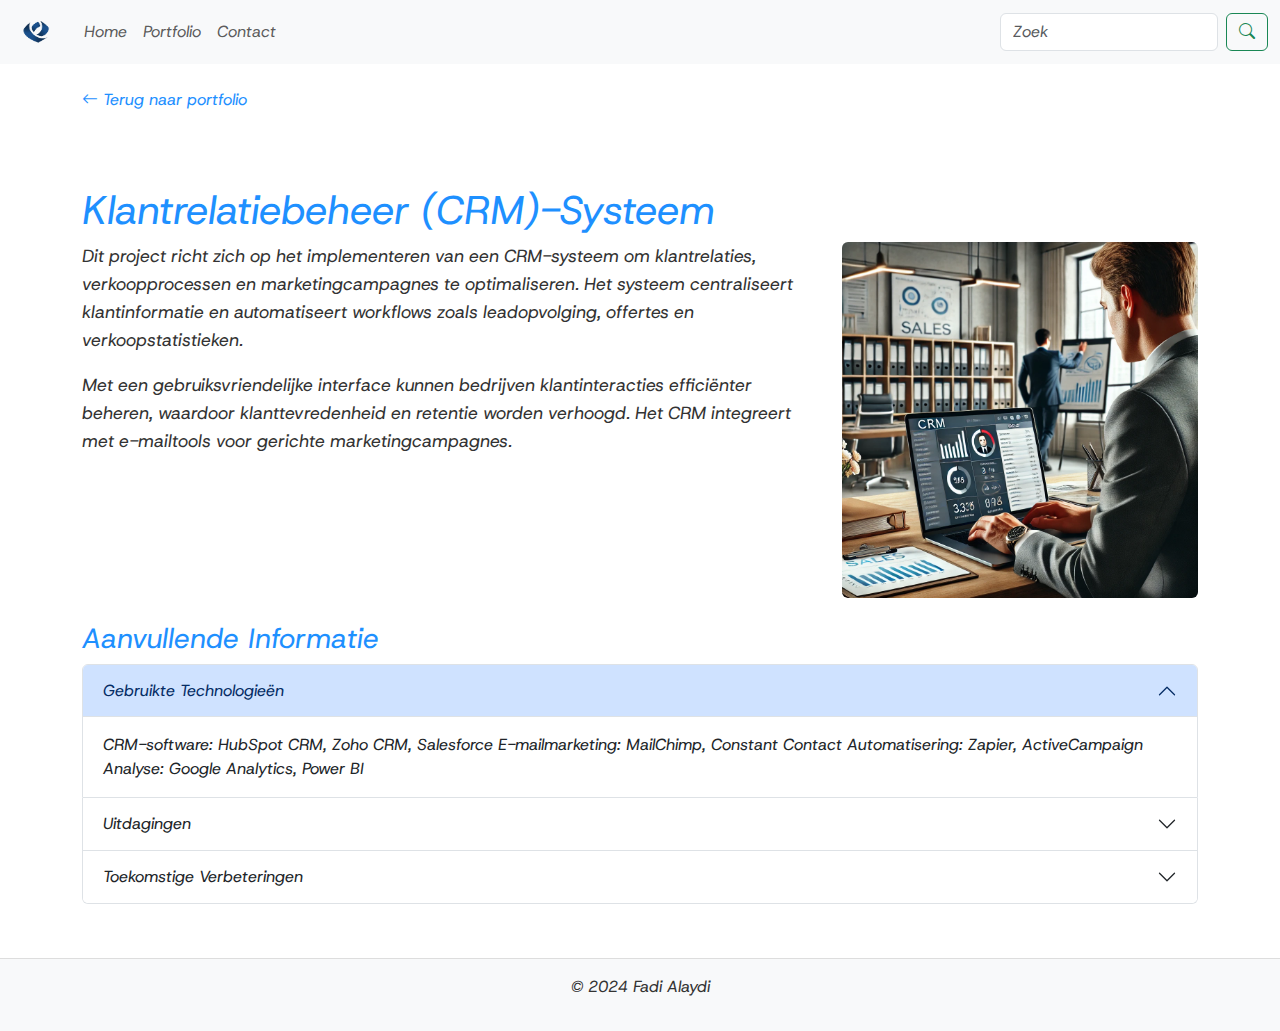
<file: detailPagina6.html>
<!DOCTYPE html>
<html lang="nl-be">
<head>
    <meta charset="UTF-8">
    <meta name="viewport" content="width=device-width, initial-scale=1.0">
    <title>Klantrelatiebeheer (CRM)-Systeem</title>
    <link href="https://cdn.jsdelivr.net/npm/bootstrap@5.3.0/dist/css/bootstrap.min.css" rel="stylesheet">
    <link rel="stylesheet" href="https://cdn.jsdelivr.net/npm/bootstrap-icons@1.10.5/font/bootstrap-icons.css">
    <link rel="stylesheet" href="css/reset.css">
    <link rel="stylesheet" href="css/font.css">
    <link rel="stylesheet" href="css/style.css">
    <link rel="stylesheet" href="css/projects.css">

</head>
<body>

<nav class="navbar navbar-expand-lg navbar-light bg-light">
    <div class="container-fluid">
        <a href="index.html">
            <img class="navbar-brand" width="48" height="48" src="assets/image/logo.png" alt="Logo">
        </a>
        <button class="navbar-toggler" type="button" data-bs-toggle="collapse" data-bs-target="#navbarNav" aria-controls="navbarNav" aria-expanded="false" aria-label="Toggle navigation">
            <span class="navbar-toggler-icon"></span>
        </button>
        <div class="collapse navbar-collapse" id="navbarNav">
            <ul class="navbar-nav me-auto mb-2 mb-lg-0">
                <li class="nav-item">
                    <a class="nav-link" href="index.html">Home</a>
                </li>
                <li class="nav-item">
                    <a class="nav-link" href="portfolio.html">Portfolio</a>
                </li>
                <li class="nav-item">
                    <a class="nav-link" href="contact.html">Contact</a>
                </li>
            </ul>
            <form class="d-flex">
                <input class="form-control me-2" type="search" placeholder="Zoek" aria-label="Search">
                <button class="btn btn-outline-success" type="submit"><i class="bi bi-search"></i></button>
            </form>
        </div>
    </div>
</nav>

<!-- Return Button -->
<div class="container mt-4">
    <a href="portfolio.html" class="return-btn">
        <i class="bi bi-arrow-left"></i> Terug naar portfolio
    </a>
</div>

<div class="container mt-4">
    <div class="project-details">
        <h1>Klantrelatiebeheer (CRM)-Systeem</h1>

        <div class="row">
            <!-- Text Section -->
            <div class="col-md-8 server-detail-text">
                <p>
                    Dit project richt zich op het implementeren van een CRM-systeem om klantrelaties, verkoopprocessen en marketingcampagnes te optimaliseren. Het systeem centraliseert klantinformatie en automatiseert workflows zoals leadopvolging, offertes en verkoopstatistieken.
                </p>
                <p>
                    Met een gebruiksvriendelijke interface kunnen bedrijven klantinteracties efficiënter beheren, waardoor klanttevredenheid en retentie worden verhoogd. Het CRM integreert met e-mailtools voor gerichte marketingcampagnes.
                </p>
            </div>
            <!-- Image Section -->
            <div class="col-md-4">
                <img src="assets/image/pro6.webp" class="img-fluid rounded" alt="Server Detail Image">
            </div>
        </div>

        <!-- Dropdown Sections -->
        <div class="dropdown-content mt-4">
            <h3>Aanvullende Informatie</h3>
            <div class="accordion" id="projectAccordion">
                <div class="accordion-item">
                    <h2 class="accordion-header" id="headingOne">
                        <button class="accordion-button" type="button" data-bs-toggle="collapse" data-bs-target="#collapseOne" aria-expanded="true" aria-controls="collapseOne">
                            Gebruikte Technologieën
                        </button>
                    </h2>
                    <div id="collapseOne" class="accordion-collapse collapse show" aria-labelledby="headingOne" data-bs-parent="#projectAccordion">
                        <div class="accordion-body">
                            CRM-software: HubSpot CRM, Zoho CRM, Salesforce
E-mailmarketing: MailChimp, Constant Contact
Automatisering: Zapier, ActiveCampaign
Analyse: Google Analytics, Power BI

                        </div>
                    </div>
                </div>
                <div class="accordion-item">
                    <h2 class="accordion-header" id="headingTwo">
                        <button class="accordion-button collapsed" type="button" data-bs-toggle="collapse" data-bs-target="#collapseTwo" aria-expanded="false" aria-controls="collapseTwo">
                            Uitdagingen
                        </button>
                    </h2>
                    <div id="collapseTwo" class="accordion-collapse collapse" aria-labelledby="headingTwo" data-bs-parent="#projectAccordion">
                        <div class="accordion-body">
                            Integreren van klantendatabases met bestaande systemen.
                            Training van medewerkers om het CRM effectief te gebruiken.
                            Automatisering van workflows zonder complexiteit.
                        </div>
                    </div>
                </div>
                <div class="accordion-item">
                    <h2 class="accordion-header" id="headingThree">
                        <button class="accordion-button collapsed" type="button" data-bs-toggle="collapse" data-bs-target="#collapseThree" aria-expanded="false" aria-controls="collapseThree">
                            Toekomstige Verbeteringen
                        </button>
                    </h2>
                    <div id="collapseThree" class="accordion-collapse collapse" aria-labelledby="headingThree" data-bs-parent="#projectAccordion">
                        <div class="accordion-body">
                            Integratie van AI voor klantvoorspellingen en gepersonaliseerde aanbevelingen.
Toevoegen van geautomatiseerde rapportages voor verkoopteams.
Uitbreiding van klantfeedbacksystemen en live chat.

                        </div>
                    </div>
                </div>
            </div>
        </div>
    </div>
</div>

<footer class="container-fluid bg-light text-center p-3 mt-4">
    <p>&copy; 2024 Fadi Alaydi</p>
</footer>

<script src="https://cdn.jsdelivr.net/npm/bootstrap@5.3.0/dist/js/bootstrap.bundle.min.js"></script>
</body>
</html>
</file>
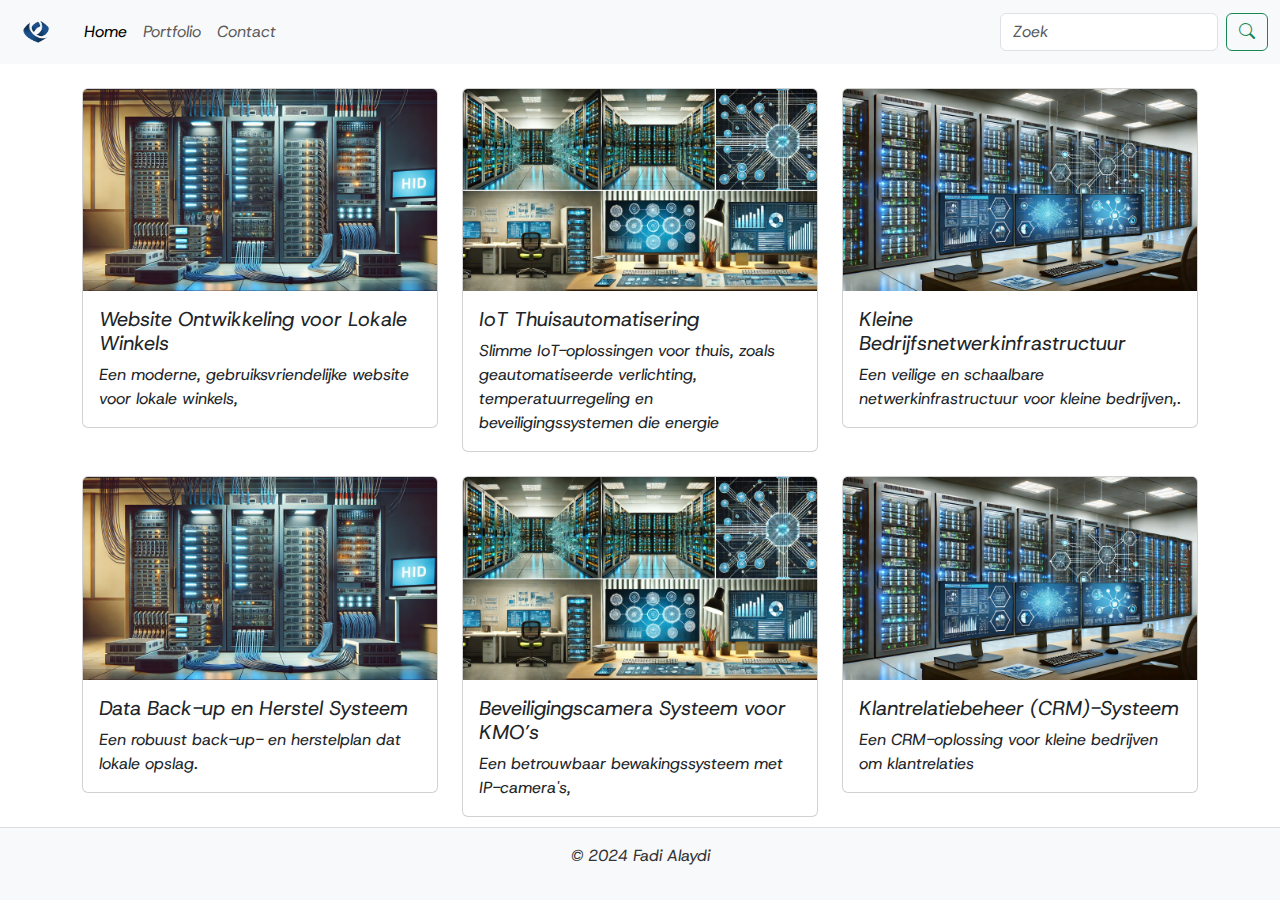
<file: portfolio.html>
<!DOCTYPE html>
<html lang="nl-be">
<head>
    <meta charset="UTF-8">
    <meta name="viewport" content="width=device-width, initial-scale=1.0">
    <title>Portfolio Page</title>
    <link href="https://cdn.jsdelivr.net/npm/bootstrap@5.3.0/dist/css/bootstrap.min.css" rel="stylesheet">
    <link rel="stylesheet" href="https://cdn.jsdelivr.net/npm/bootstrap-icons@1.10.5/font/bootstrap-icons.css">
    <link rel="stylesheet" href="css/reset.css">
    <link rel="stylesheet" href="css/font.css">
    <link rel="stylesheet" href="css/style.css">

</head>
<body>
    <!-- Navigation bar -->
    <nav class="navbar navbar-expand-lg navbar-light bg-light">
        <div class="container-fluid">
            <a href="index.html">
                <img class="navbar-brand" width="48" height="48" src="assets/image/logo.png" alt="Logo">
            </a>
            <button class="navbar-toggler" type="button" data-bs-toggle="collapse" data-bs-target="#navbarNav" aria-controls="navbarNav" aria-expanded="false" aria-label="Toggle navigation">
                <span class="navbar-toggler-icon"></span>
            </button>
            <div class="collapse navbar-collapse" id="navbarNav">
                <ul class="navbar-nav me-auto mb-2 mb-lg-0">
                    <li class="nav-item">
                        <a class="nav-link active" href="index.html">Home</a>
                    </li>
                    <li class="nav-item dropdown">
                        <a class="nav-link" href="#">Portfolio</a>
                        <ul class="dropdown-menu">
                            
                            <li><a class="dropdown-item" href="detailPagina1.html">Website Ontwikkeling voor Lokale Winkels</a></li>
                            <li><a class="dropdown-item" href="detailPagina2.html">IoT Thuisautomatisering</a></li>
                            <li><a class="dropdown-item" href="detailPagina3.html">Kleine Bedrijfsnetwerkinfrastructuur</a></li>
                            <li><a class="dropdown-item" href="detailPagina4.html">Data Back-up en Herstel Systeem</a></li>
                            <li><a class="dropdown-item" href="detailPagina5.html">Beveiligingscamera Systeem voor KMO’s</a></li>
                            <li><a class="dropdown-item" href="detailPagina6.html">Klantrelatiebeheer (CRM)-Systeem</a></li>
                            
                        </ul>
                    </li>
                    <li class="nav-item">
                        <a class="nav-link" href="contact.html">Contact</a>
                    </li>
                </ul>
                <form class="d-flex">
                    <input class="form-control me-2" type="search" placeholder="Zoek" aria-label="Search">
                    <button class="btn btn-outline-success" type="submit"><i class="bi bi-search"></i></button>
                </form>
            </div>
        </div>
    </nav>

    <!-- Projects Container -->
    <div class="container mt-4 mb-5">
        <div class="row">
            <!-- Project Card 1 -->
            <div class="col-md-4 mb-4">
                <div class="card">
                    <a href="detailPagina1.html" class="text-decoration-none text-dark">
                        <img src="assets/image/1.webp" class="card-img-top" alt="Project Image">
                        <div class="card-body">
                            <h5 class="card-title">Website Ontwikkeling voor Lokale Winkels</h5>
<p class="card-text">Een moderne, gebruiksvriendelijke website voor lokale winkels,</p>

                        </div>
                    </a>
                </div>
            </div>

            <!-- Project Card 2 -->
            <div class="col-md-4 mb-4">
                <div class="card">
                    <a href="detailPagina2.html" class="text-decoration-none text-dark">
                        <img src="assets/image/2.webp" class="card-img-top" alt="Project Image">
                        <div class="card-body">
                            <h5 class="card-title">IoT Thuisautomatisering</h5>
                            <p class="card-text">Slimme IoT-oplossingen voor thuis, zoals geautomatiseerde verlichting, temperatuurregeling en beveiligingssystemen die energie</p>
                            
                        </div>
                    </a>
                </div>
            </div>

            <!-- Project Card 3 -->
            <div class="col-md-4 mb-4">
                <div class="card">
                    <a href="detailPagina3.html" class="text-decoration-none text-dark">
                        <img src="assets/image/3.webp" class="card-img-top" alt="Project Image">
                        <div class="card-body">
                            <h5 class="card-title">Kleine Bedrijfsnetwerkinfrastructuur</h5>
<p class="card-text">Een veilige en schaalbare netwerkinfrastructuur voor kleine bedrijven,.</p>

                        </div>
                    </a>
                </div>
            </div>

            <!-- Project Card 4 -->
            <div class="col-md-4 mb-3">
                <div class="card">
                    <a href="detailPagina4.html" class="text-decoration-none text-dark">
                        <img src="assets/image/1.webp" class="card-img-top" alt="Project Image">
<div class="card-body">
    <h5 class="card-title">Data Back-up en Herstel Systeem</h5>
<p class="card-text">Een robuust back-up- en herstelplan dat lokale opslag.</p>

</div>
</a>
</div>
</div>

<!-- Project Card 5 -->
<div class="col-md-4 mb-4">
<div class="card">
<a href="detailPagina5.html" class="text-decoration-none text-dark">
<img src="assets/image/2.webp" class="card-img-top" alt="Project Image">
<div class="card-body">
    <h5 class="card-title">Beveiligingscamera Systeem voor KMO’s</h5>
<p class="card-text">Een betrouwbaar bewakingssysteem met IP-camera's, </p>

</div>
</a>
</div>
</div>

<!-- Project Card 6 -->
<div class="col-md-4 mb-4">
<div class="card">
<a href="detailPagina6.html" class="text-decoration-none text-dark">
<img src="assets/image/3.webp" class="card-img-top" alt="Project Image">
<div class="card-body">
    <h5 class="card-title">Klantrelatiebeheer (CRM)-Systeem</h5>
<p class="card-text">Een CRM-oplossing voor kleine bedrijven om klantrelaties</p>

</div>
</a>
</div>
</div>
</div>
</div>

<!-- Footer -->
<footer class="container-fluid bg-light text-center p-3 fixed-bottom mt-2 ">
<p>&copy; 2024 Fadi Alaydi </p>
</footer>

<script src="https://cdn.jsdelivr.net/npm/bootstrap@5.3.0/dist/js/bootstrap.bundle.min.js"></script>
</body>
</html>
</file>
<file: css/font.css>
/* Import custom font */
@font-face {
    font-family: 'myfont1';
    src: url('../assets/fonts/HostGrotesk-VariableFont_wght.ttf') format('truetype');
    font-weight: normal;
    font-style: normal;
}

@font-face {
    font-family: 'myfont2';
    src: url('../assets/fonts/HostGrotesk-Italic-VariableFont_wght.ttf') format('truetype');
    font-weight: normal;
    font-style: italic;
}

*{
    font-family: 'myfont2', sans-serif; 
}
</file>
<file: css/style.css>
/* Centering the contact info and form */
.contact-info,
.contact-form {
    max-width: 600px;
    margin: 30px auto;
    padding: 20px;
    border-radius: 8px;
    background-color: #f8f9fa; /* Light background */
    box-shadow: 0 4px 8px rgba(0, 0, 0, 0.1); /* Subtle shadow */
}

.contact-info h2 {
    font-weight: bold;
}

.social-buttons a {
    margin: 5px;
    text-decoration: none;
    color: var(--primary-color, #FFFFFF);
    padding: 5px 10px;
    border-radius: 5px;
    display: inline-block;
}

.social-buttons i {
    font-size: 1.5rem;
}

/* Ensure the body takes the full height of the viewport */
html, body {
    height: 100%;
    margin: 0;
    display: flex;
    flex-direction: column;
}

/* Main content wrapper */
.container {
    flex: 1; /* Pushes the footer to the bottom */
}

/* Footer styling */
footer {
    background-color: #f9f9f9;
    padding: 10px;
    text-align: center;
    border-top: 1px solid #ddd;
}


/* Ensure the dropdown appears on top of everything */
.nav-item.dropdown .dropdown-menu {
    position: absolute; /* Ensure it's positioned relative to the parent */
    z-index: 1050; /* Higher than the map's z-index */
    top: 100%; /* Position below the parent element */
    left: 0;
    margin-top: 0.5rem; /* Add some spacing */
}

/* Display the dropdown on hover */
.nav-item.dropdown:hover .dropdown-menu {
    display: block; /* Make dropdown visible on hover */
}

/* Adjust navbar z-index to prevent overlap issues */
.navbar {
    z-index: 1030; /* Ensures the navbar remains above other elements */
}
</file>
<file: css/projects.css>
.project-details {
    margin: 30px auto;
}
.project-slider {
    max-height: 300px;
    overflow: hidden;
    border-radius: 8px;
}
.project-slider img {
    width: 100%;
    height: auto;
    object-fit: cover;
}
.dropdown-content {
    margin-top: 10px;
}
.server-detail-text {
    font-size: 1.1rem;
    line-height: 1.6;
}

.return-btn {
    display: inline-block;
    margin-bottom: 20px;
    text-decoration: none;
    color: var(--primary-color, #1E90FF);
}
</file>
